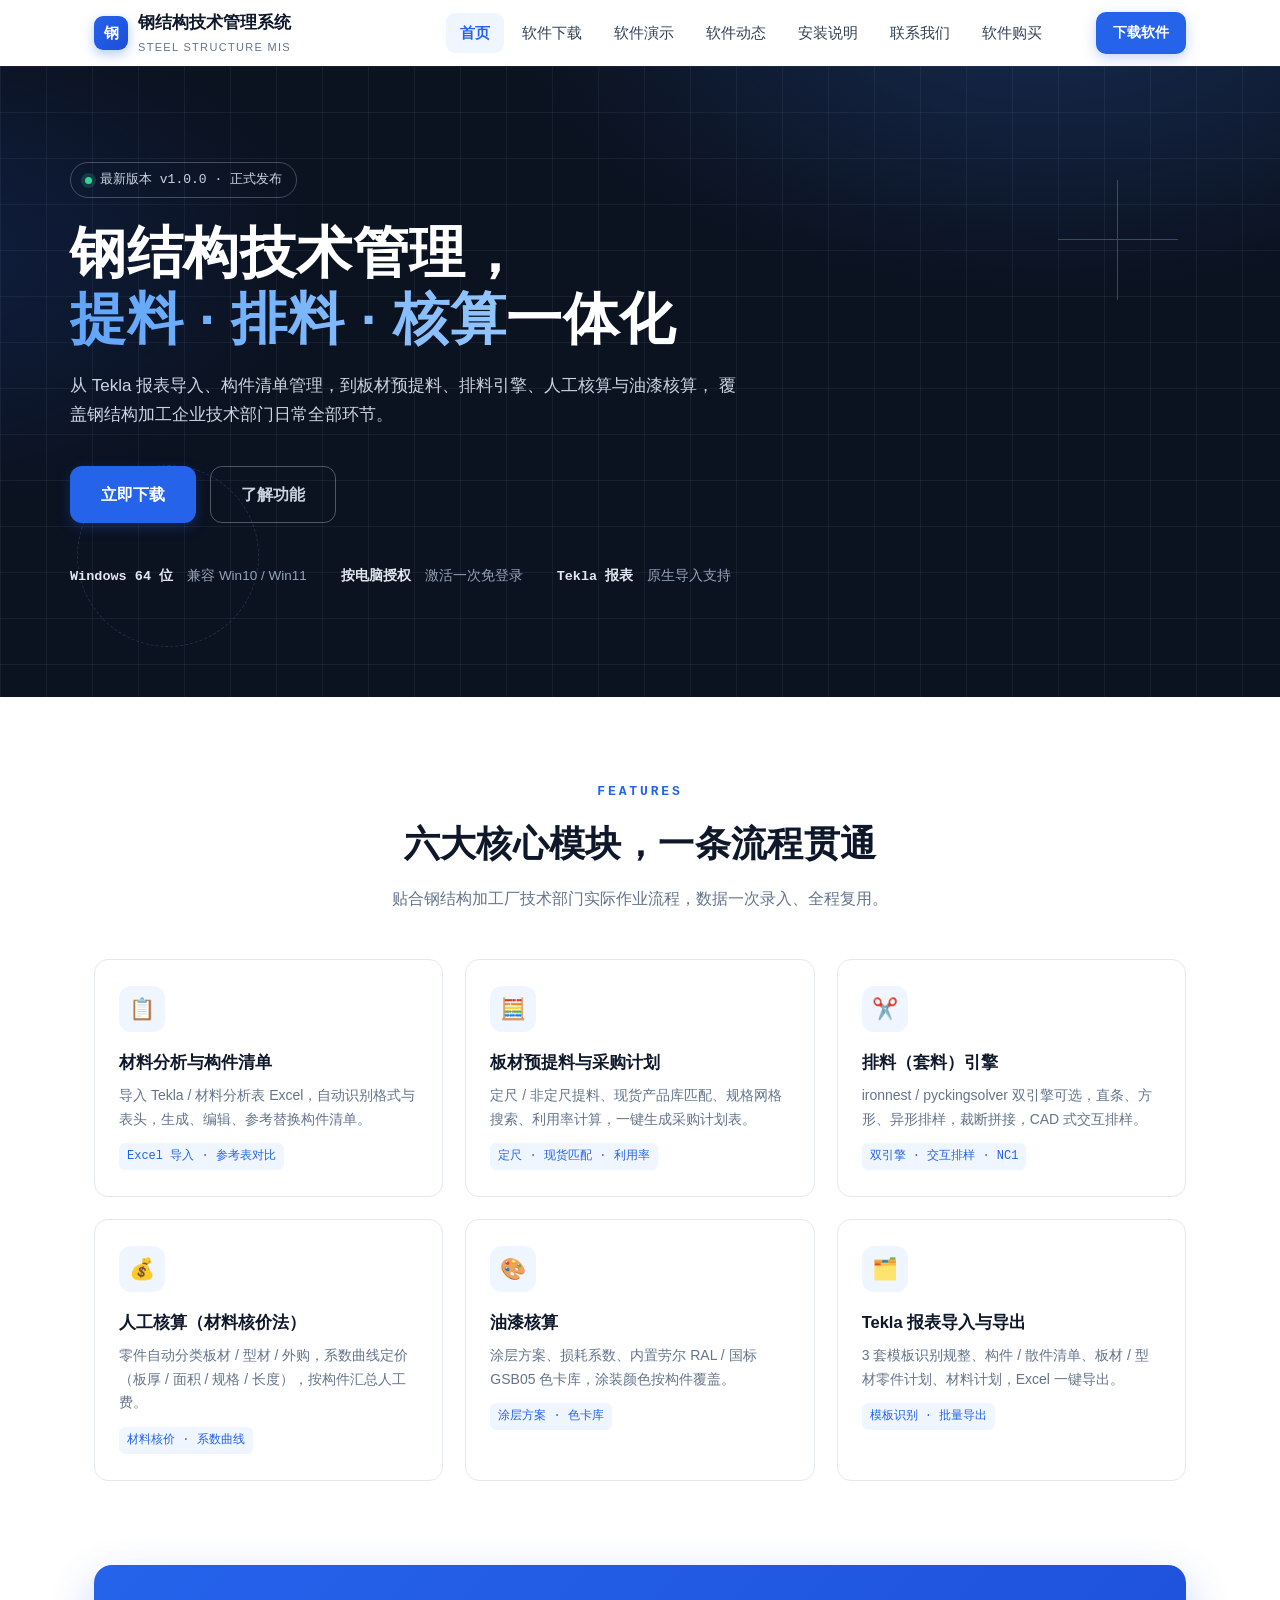
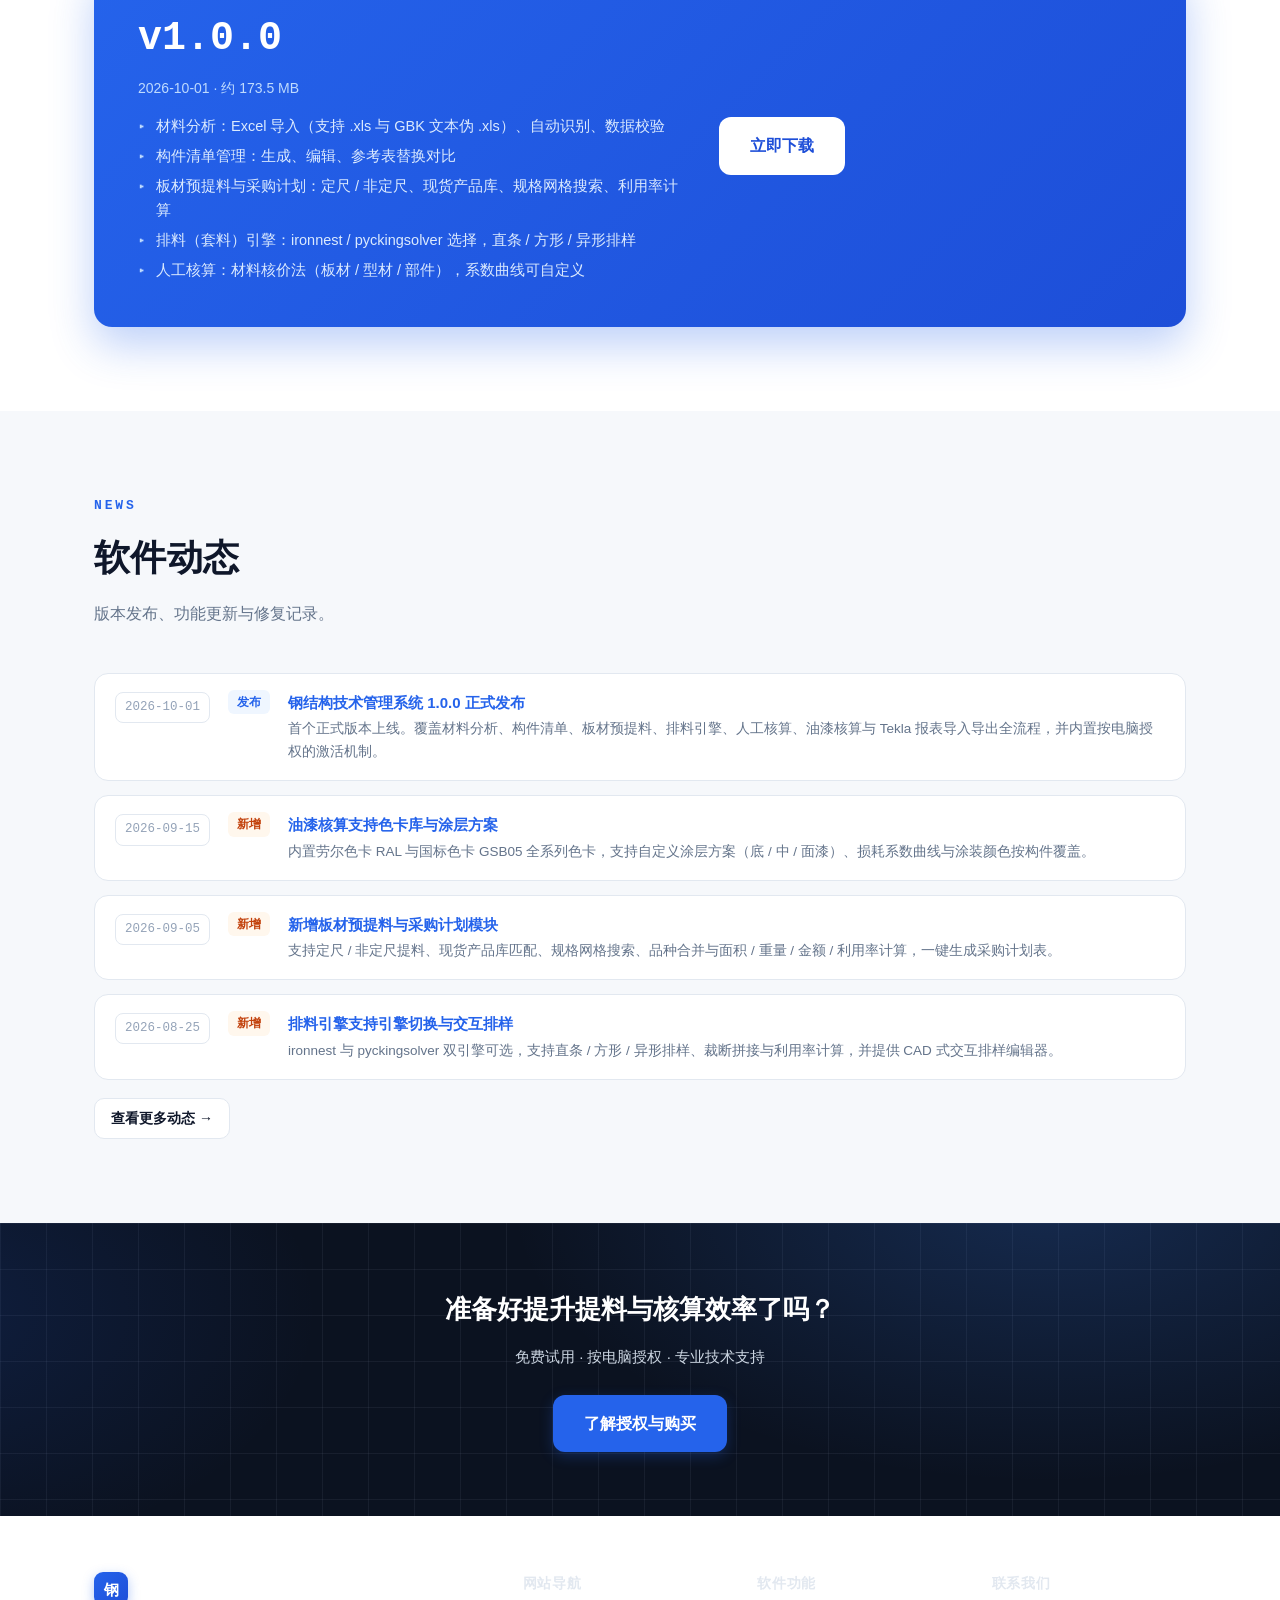
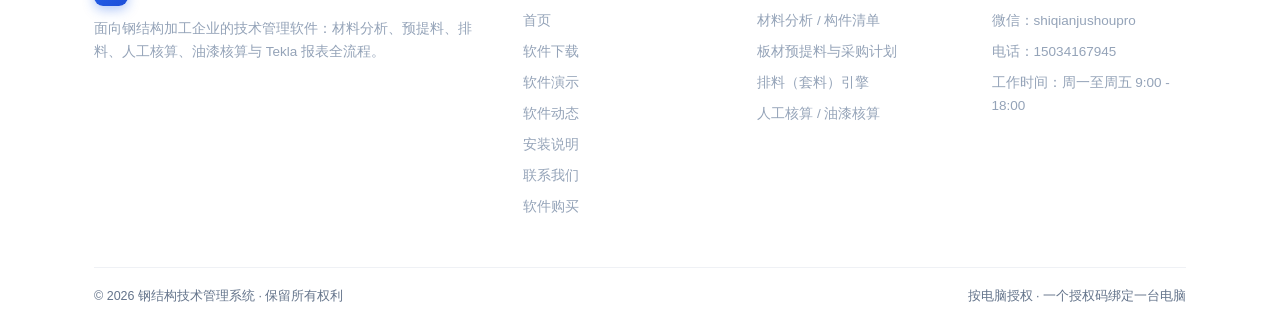
<file: index.html>
<!DOCTYPE html>
<html lang="zh-CN">
<head>
<meta charset="UTF-8">
<meta name="viewport" content="width=device-width, initial-scale=1.0">
<title>钢结构技术管理系统 - 提料 · 排料 · 核算一体化</title>
<meta name="description" content="面向钢结构加工企业的技术管理软件：材料分析、构件清单、板材预提料与采购计划、排料引擎、人工核算、油漆核算、Tekla 报表导入导出全流程。">
<link rel="stylesheet" href="css/style.css">
</head>
<body data-page="home">

<header id="site-header"></header>

<main>
  <!-- Hero -->
  <section class="hero blueprint">
    <div class="container hero-inner">
      <span class="hero-badge"><span class="dot"></span>最新版本 v1.0.0 · 正式发布</span>
      <h1>钢结构技术管理，<br><span class="hl">提料 · 排料 · 核算</span>一体化</h1>
      <p class="hero-sub">
        从 Tekla 报表导入、构件清单管理，到板材预提料、排料引擎、人工核算与油漆核算，
        覆盖钢结构加工企业技术部门日常全部环节。
      </p>
      <div class="hero-actions">
        <a class="btn btn-primary btn-lg" href="download.html">立即下载</a>
        <a class="btn btn-ghost btn-lg" href="demo.html">了解功能</a>
      </div>
      <div class="hero-meta">
        <span><b>Windows 64 位</b>　兼容 Win10 / Win11</span>
        <span><b>按电脑授权</b>　激活一次免登录</span>
        <span><b>Tekla 报表</b>　原生导入支持</span>
      </div>
    </div>
  </section>

  <!-- 功能亮点 -->
  <section class="section">
    <div class="container">
      <div class="section-head center reveal">
        <div class="section-eyebrow">FEATURES</div>
        <h2>六大核心模块，一条流程贯通</h2>
        <p>贴合钢结构加工厂技术部门实际作业流程，数据一次录入、全程复用。</p>
      </div>
      <div class="feature-grid">
        <div class="fcard reveal">
          <span class="ico">📋</span>
          <h3>材料分析与构件清单</h3>
          <p>导入 Tekla / 材料分析表 Excel，自动识别格式与表头，生成、编辑、参考替换构件清单。</p>
          <span class="tag">Excel 导入 · 参考表对比</span>
        </div>
        <div class="fcard reveal">
          <span class="ico">🧮</span>
          <h3>板材预提料与采购计划</h3>
          <p>定尺 / 非定尺提料、现货产品库匹配、规格网格搜索、利用率计算，一键生成采购计划表。</p>
          <span class="tag">定尺 · 现货匹配 · 利用率</span>
        </div>
        <div class="fcard reveal">
          <span class="ico">✂️</span>
          <h3>排料（套料）引擎</h3>
          <p>ironnest / pyckingsolver 双引擎可选，直条、方形、异形排样，裁断拼接，CAD 式交互排样。</p>
          <span class="tag">双引擎 · 交互排样 · NC1</span>
        </div>
        <div class="fcard reveal">
          <span class="ico">💰</span>
          <h3>人工核算（材料核价法）</h3>
          <p>零件自动分类板材 / 型材 / 外购，系数曲线定价（板厚 / 面积 / 规格 / 长度），按构件汇总人工费。</p>
          <span class="tag">材料核价 · 系数曲线</span>
        </div>
        <div class="fcard reveal">
          <span class="ico">🎨</span>
          <h3>油漆核算</h3>
          <p>涂层方案、损耗系数、内置劳尔 RAL / 国标 GSB05 色卡库，涂装颜色按构件覆盖。</p>
          <span class="tag">涂层方案 · 色卡库</span>
        </div>
        <div class="fcard reveal">
          <span class="ico">🗂️</span>
          <h3>Tekla 报表导入与导出</h3>
          <p>3 套模板识别规整、构件 / 散件清单、板材 / 型材零件计划、材料计划，Excel 一键导出。</p>
          <span class="tag">模板识别 · 批量导出</span>
        </div>
      </div>
    </div>
  </section>

  <!-- 最新版本 -->
  <section class="section" style="padding-top:0">
    <div class="container">
      <div class="version-panel reveal" id="latest-version">
        <div>加载中…</div>
      </div>
    </div>
  </section>

  <!-- 软件动态摘要 -->
  <section class="section" style="background:var(--bg-soft)">
    <div class="container">
      <div class="section-head reveal">
        <div class="section-eyebrow">NEWS</div>
        <h2>软件动态</h2>
        <p>版本发布、功能更新与修复记录。</p>
      </div>
      <div class="news-list" id="news-summary"></div>
      <p style="margin-top:18px"><a class="btn btn-line btn-sm" href="news.html">查看更多动态 →</a></p>
    </div>
  </section>

  <!-- CTA -->
  <section class="blueprint">
    <div class="container" style="text-align:center;padding:64px 24px">
      <h2 style="color:#fff;font-size:26px;font-weight:800">准备好提升提料与核算效率了吗？</h2>
      <p style="color:#cbd5e1;margin:12px 0 26px">免费试用 · 按电脑授权 · 专业技术支持</p>
      <a class="btn btn-primary btn-lg" href="purchase.html">了解授权与购买</a>
    </div>
  </section>
</main>

<footer id="site-footer"></footer>

<script src="js/main.js"></script>
</body>
</html>
</file>
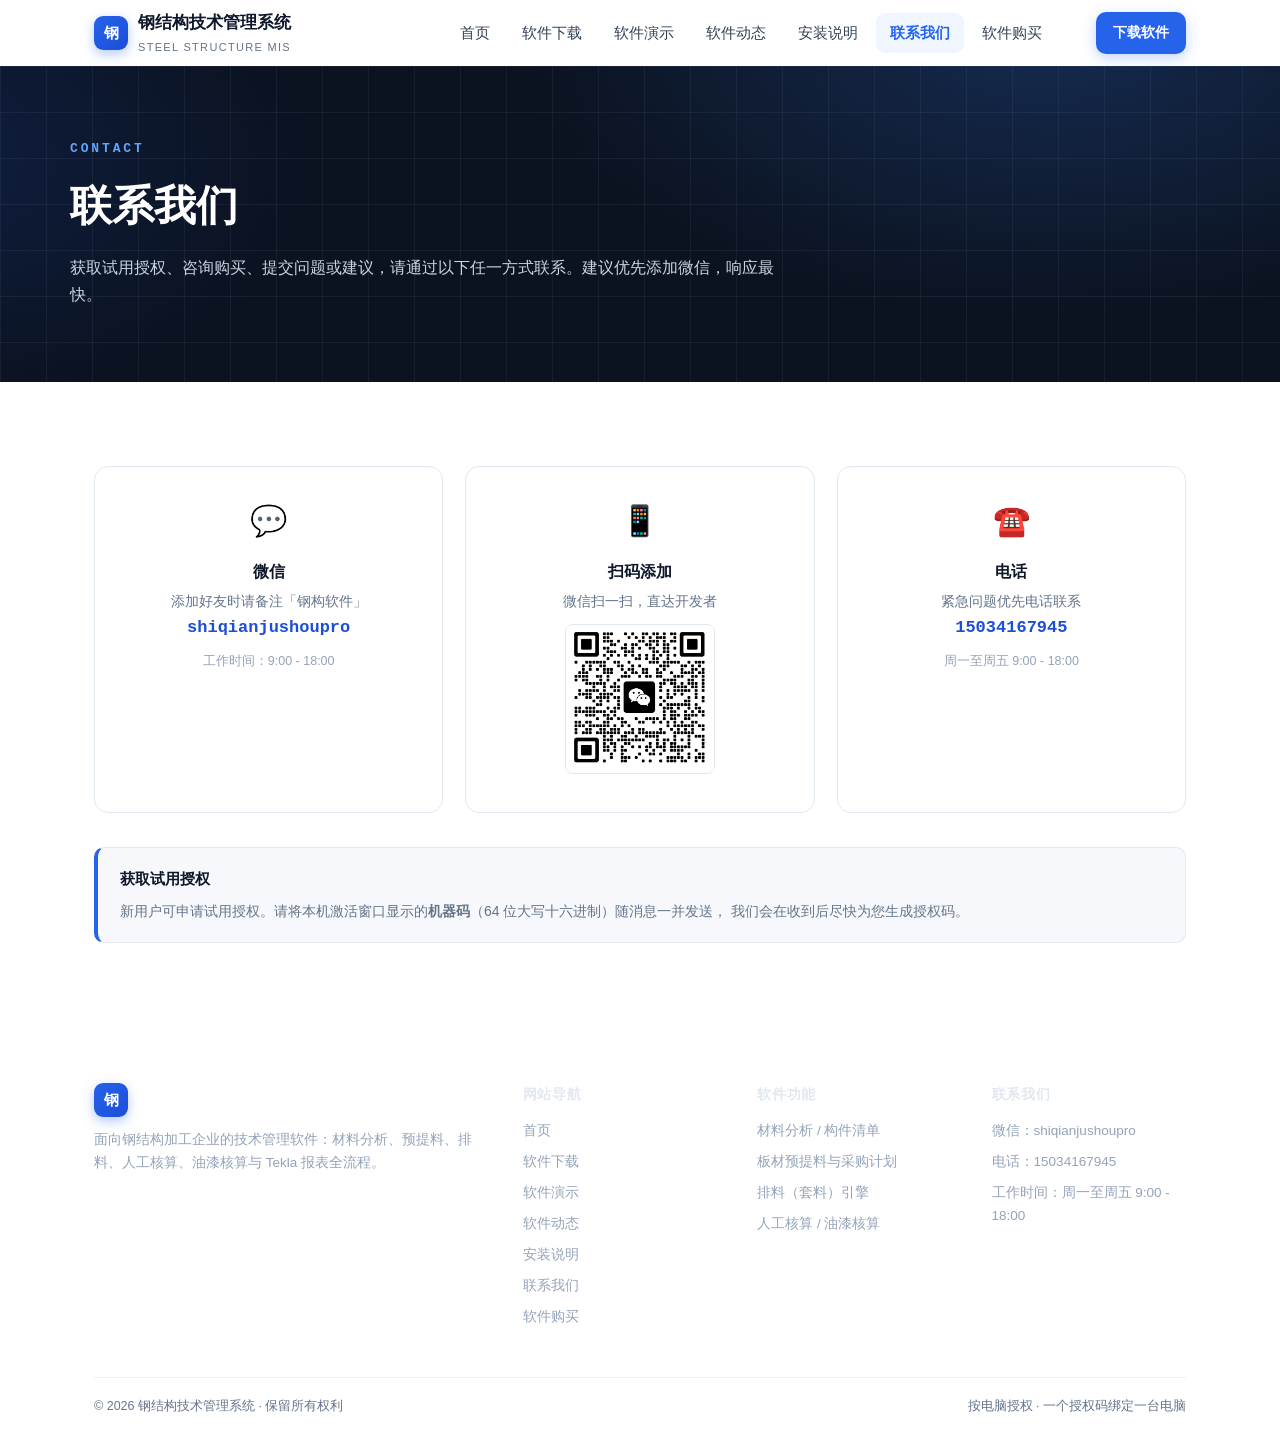
<file: contact.html>
<!DOCTYPE html>
<html lang="zh-CN">
<head>
<meta charset="UTF-8">
<meta name="viewport" content="width=device-width, initial-scale=1.0">
<title>联系我们 - 钢结构技术管理系统</title>
<meta name="description" content="联系我们获取钢结构技术管理系统试用授权、技术咨询与售后服务。">
<link rel="stylesheet" href="css/style.css">
</head>
<body data-page="contact">

<header id="site-header"></header>

<main>
  <section class="page-hero blueprint">
    <div class="container page-hero-inner">
      <div class="section-eyebrow" style="color:#60a5fa">CONTACT</div>
      <h1>联系我们</h1>
      <p>获取试用授权、咨询购买、提交问题或建议，请通过以下任一方式联系。建议优先添加微信，响应最快。</p>
    </div>
  </section>

  <section class="section">
    <div class="container">
      <div class="contact-grid">
        <div class="contact-card reveal">
          <div class="ico">💬</div>
          <h3>微信</h3>
          <p>添加好友时请备注「钢构软件」</p>
          <p class="big">shiqianjushoupro</p>
          <p style="margin-top:8px;font-size:12.5px;color:var(--ink-4)">工作时间：9:00 - 18:00</p>
        </div>
        <div class="contact-card reveal">
          <div class="ico">📱</div>
          <h3>扫码添加</h3>
          <p>微信扫一扫，直达开发者</p>
          <img src="images/wechat_qr.png" alt="微信二维码"
               style="width:150px;height:150px;object-fit:contain;border:1px solid var(--line);border-radius:8px;margin:10px auto;display:block">
        </div>
        <div class="contact-card reveal">
          <div class="ico">☎️</div>
          <h3>电话</h3>
          <p>紧急问题优先电话联系</p>
          <p class="big">15034167945</p>
          <p style="margin-top:8px;font-size:12.5px;color:var(--ink-4)">周一至周五 9:00 - 18:00</p>
        </div>
      </div>

      <div class="panel-info" style="margin-top:34px">
        <h4>获取试用授权</h4>
        <p style="color:var(--ink-3);font-size:14px">
          新用户可申请试用授权。请将本机激活窗口显示的<b>机器码</b>（64 位大写十六进制）随消息一并发送，
          我们会在收到后尽快为您生成授权码。
        </p>
      </div>
    </div>
  </section>
</main>

<footer id="site-footer"></footer>

<script src="js/main.js"></script>
</body>
</html>
</file>
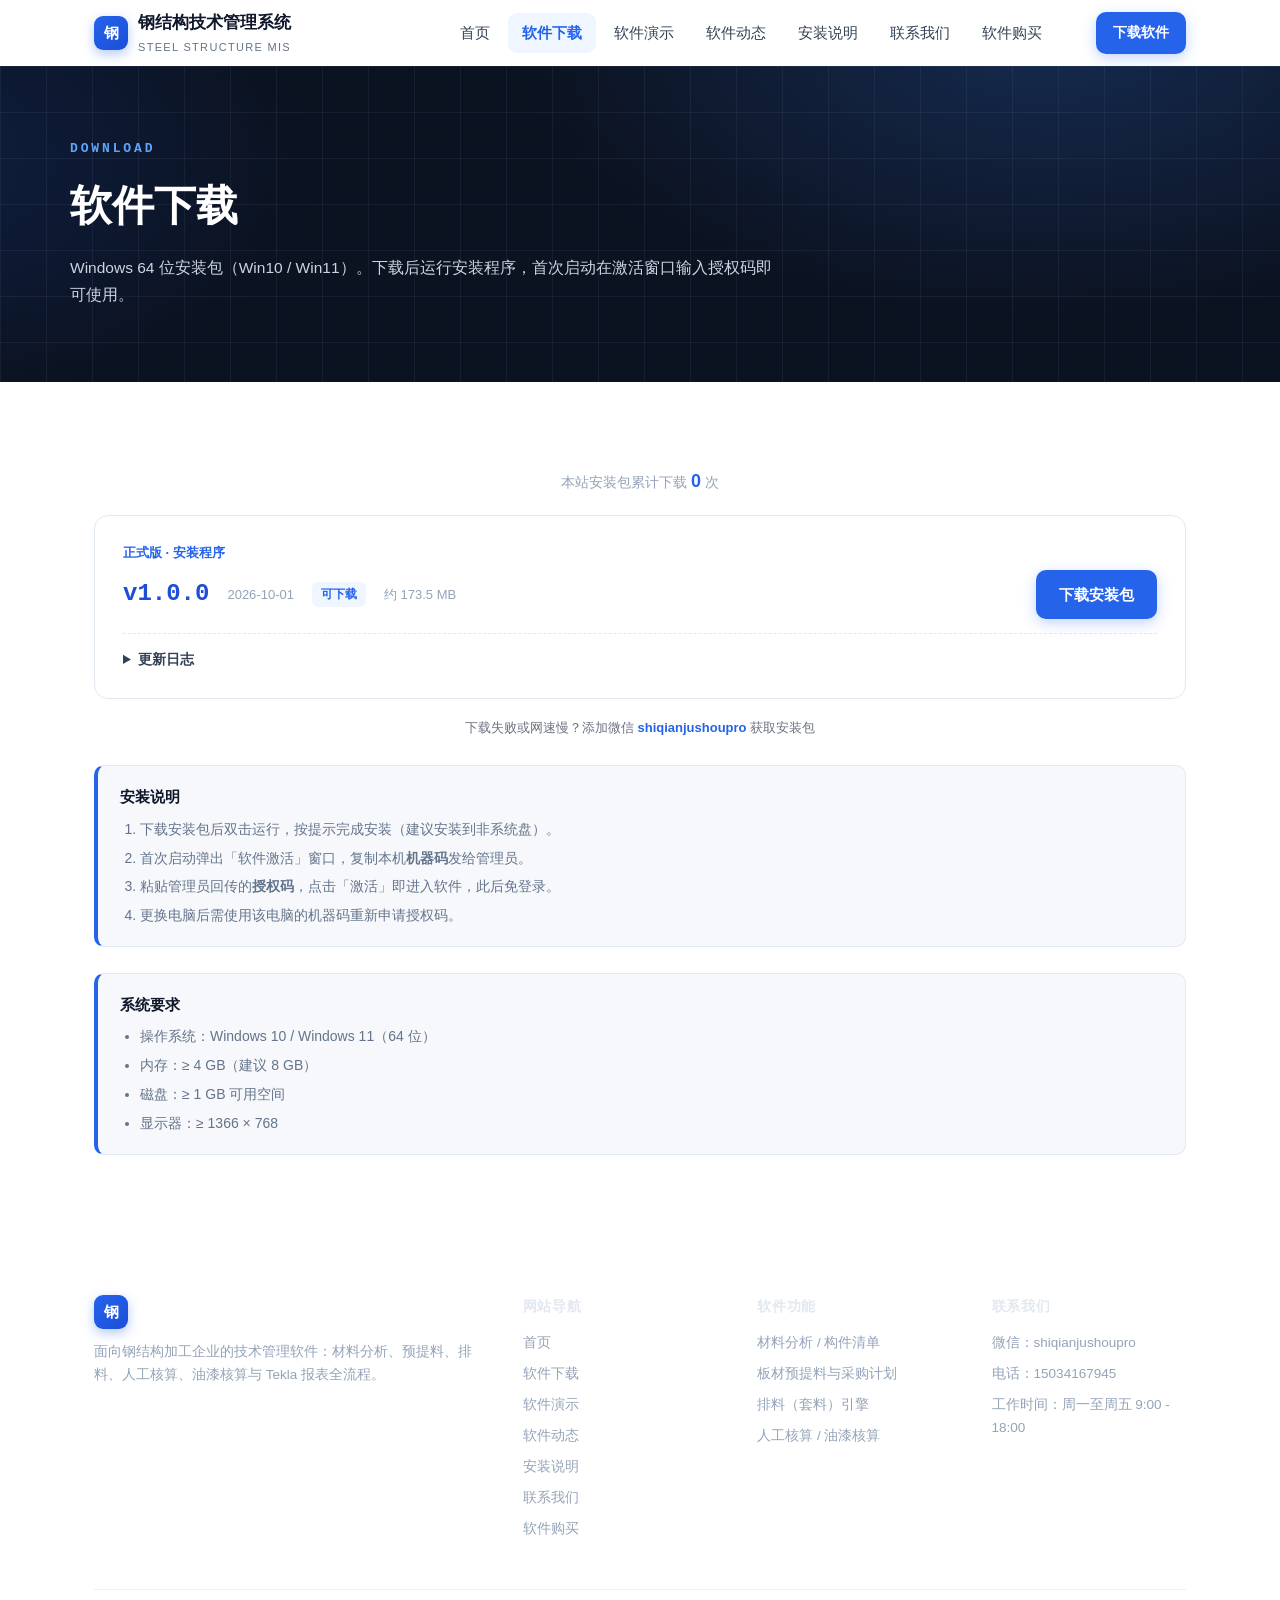
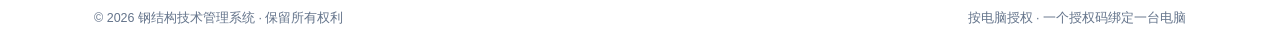
<file: download.html>
<!DOCTYPE html>
<html lang="zh-CN">
<head>
<meta charset="UTF-8">
<meta name="viewport" content="width=device-width, initial-scale=1.0">
<title>软件下载 - 钢结构技术管理系统</title>
<meta name="description" content="下载钢结构技术管理系统 Windows 安装包，查看版本历史与更新日志。">
<link rel="stylesheet" href="css/style.css">
</head>
<body data-page="download">

<header id="site-header"></header>

<main>
  <section class="page-hero blueprint">
    <div class="container page-hero-inner">
      <div class="section-eyebrow" style="color:#60a5fa">DOWNLOAD</div>
      <h1>软件下载</h1>
      <p>Windows 64 位安装包（Win10 / Win11）。下载后运行安装程序，首次启动在激活窗口输入授权码即可使用。</p>
    </div>
  </section>

  <section class="section">
    <div class="container">
      <div id="dl-stats" class="dl-stats" style="display:none;text-align:center;font-size:14px;color:var(--ink-4);margin-bottom:18px"></div>
      <div id="dl-list">加载中…</div>
      <p style="text-align:center;color:#6b7280;font-size:13px;margin-top:14px;">下载失败或网速慢？添加微信 <b style="color:var(--brand)">shiqianjushoupro</b> 获取安装包</p>

      <div class="panel-info">
        <h4>安装说明</h4>
        <ol>
          <li>下载安装包后双击运行，按提示完成安装（建议安装到非系统盘）。</li>
          <li>首次启动弹出「软件激活」窗口，复制本机<b>机器码</b>发给管理员。</li>
          <li>粘贴管理员回传的<b>授权码</b>，点击「激活」即进入软件，此后免登录。</li>
          <li>更换电脑后需使用该电脑的机器码重新申请授权码。</li>
        </ol>
      </div>

      <div class="panel-info">
        <h4>系统要求</h4>
        <ul>
          <li>操作系统：Windows 10 / Windows 11（64 位）</li>
          <li>内存：≥ 4 GB（建议 8 GB）</li>
          <li>磁盘：≥ 1 GB 可用空间</li>
          <li>显示器：≥ 1366 × 768</li>
        </ul>
      </div>
    </div>
  </section>
</main>

<footer id="site-footer"></footer>

<script src="js/main.js"></script>
</body>
</html>
</file>
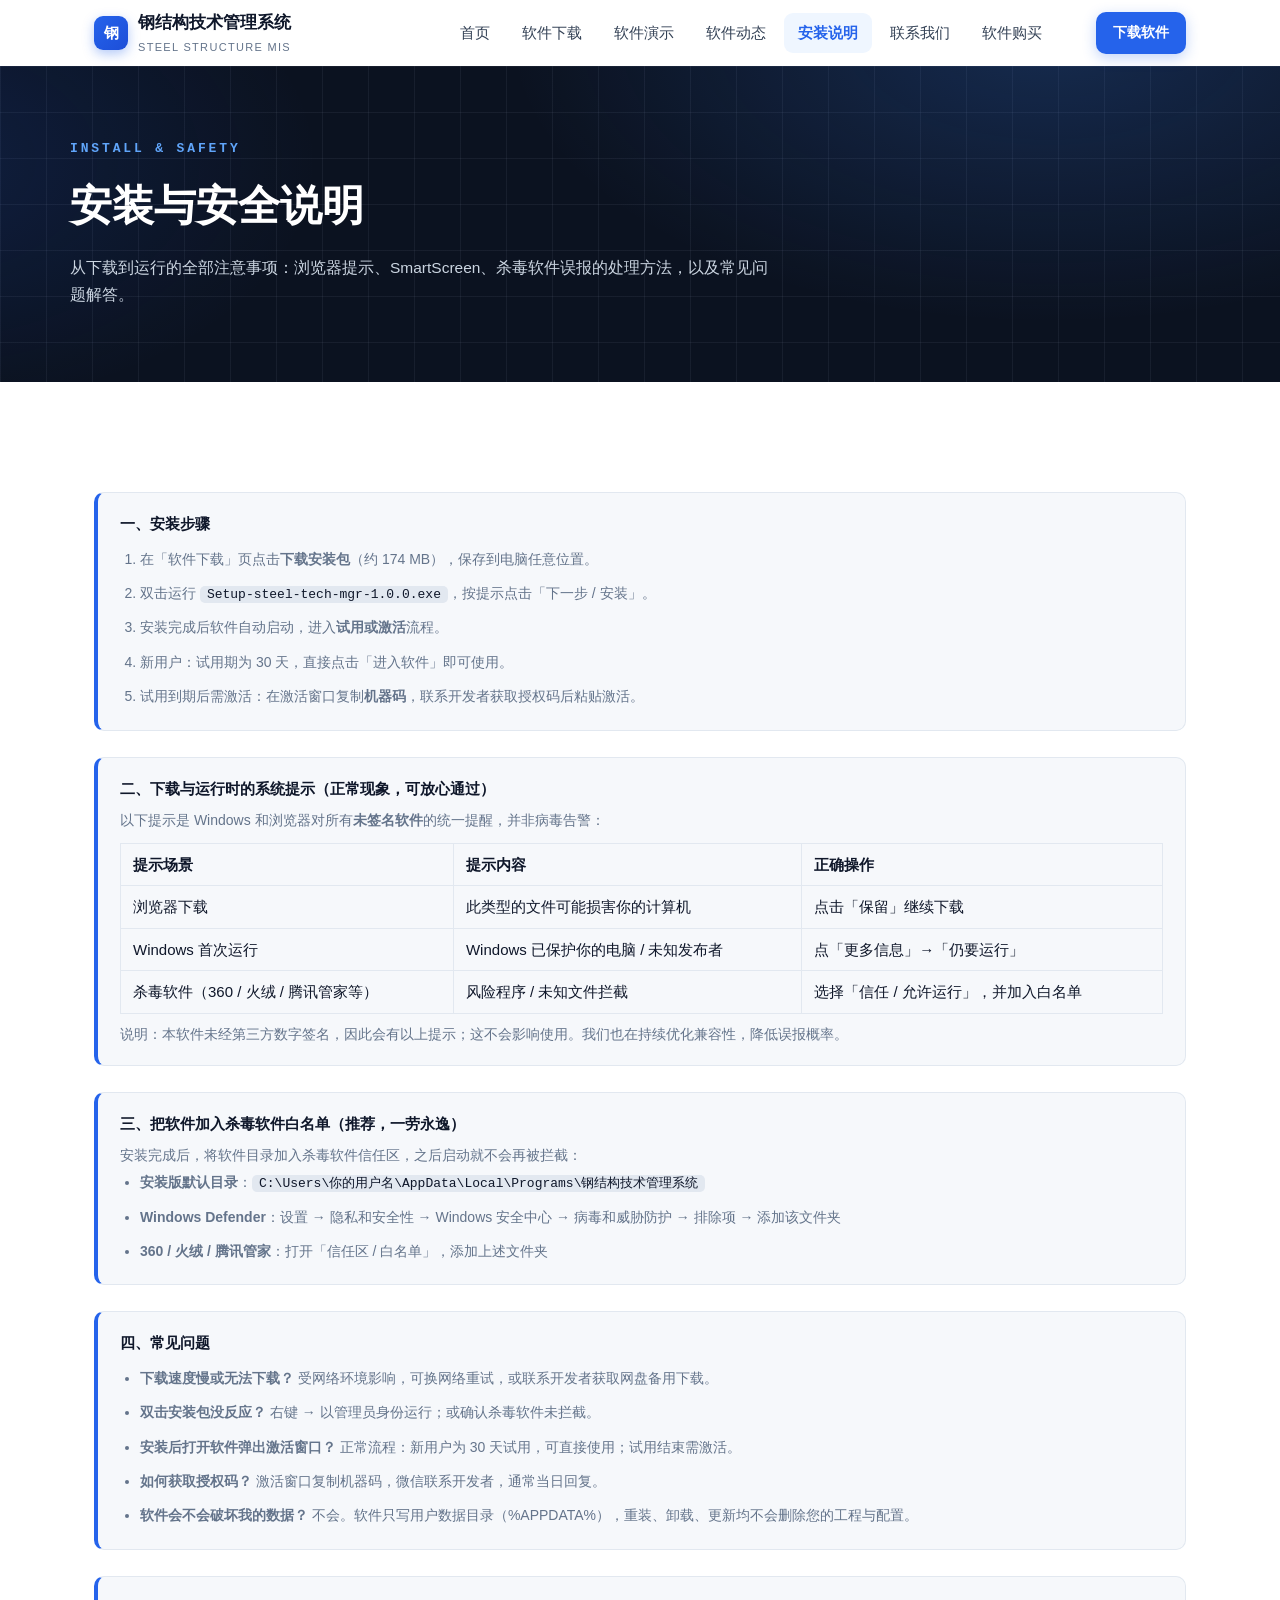
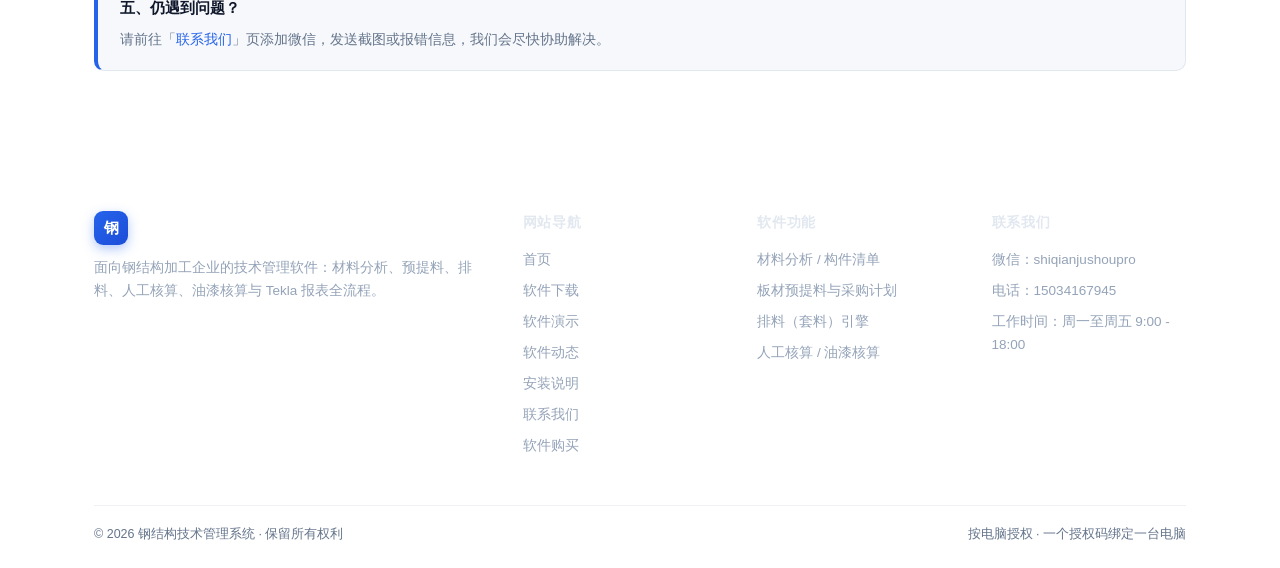
<file: help.html>
<!DOCTYPE html>
<html lang="zh-CN">
<head>
<meta charset="UTF-8">
<meta name="viewport" content="width=device-width, initial-scale=1.0">
<title>安装与安全说明 - 钢结构技术管理系统</title>
<meta name="description" content="钢结构技术管理系统安装步骤、Windows 安全提示处理、杀毒软件白名单设置与常见问题。">
<link rel="stylesheet" href="css/style.css">
</head>
<body data-page="help">

<header id="site-header"></header>

<main>
  <section class="page-hero blueprint">
    <div class="container page-hero-inner">
      <div class="section-eyebrow" style="color:#60a5fa">INSTALL &amp; SAFETY</div>
      <h1>安装与安全说明</h1>
      <p>从下载到运行的全部注意事项：浏览器提示、SmartScreen、杀毒软件误报的处理方法，以及常见问题解答。</p>
    </div>
  </section>

  <section class="section">
    <div class="container">

      <div class="panel-info">
        <h4>一、安装步骤</h4>
        <ol style="line-height:2.1;color:var(--ink-3)">
          <li>在「软件下载」页点击<b>下载安装包</b>（约 174 MB），保存到电脑任意位置。</li>
          <li>双击运行 <code>Setup-steel-tech-mgr-1.0.0.exe</code>，按提示点击「下一步 / 安装」。</li>
          <li>安装完成后软件自动启动，进入<b>试用或激活</b>流程。</li>
          <li>新用户：试用期为 30 天，直接点击「进入软件」即可使用。</li>
          <li>试用到期后需激活：在激活窗口复制<b>机器码</b>，联系开发者获取授权码后粘贴激活。</li>
        </ol>
      </div>

      <div class="panel-info" style="margin-top:26px">
        <h4>二、下载与运行时的系统提示（正常现象，可放心通过）</h4>
        <p style="color:var(--ink-3);font-size:14px">以下提示是 Windows 和浏览器对所有<b>未签名软件</b>的统一提醒，并非病毒告警：</p>
        <table class="help-table" style="width:100%;border-collapse:collapse;margin-top:10px">
          <thead>
            <tr style="text-align:left;background:var(--bg-2)">
              <th style="padding:8px 12px;border:1px solid var(--line)">提示场景</th>
              <th style="padding:8px 12px;border:1px solid var(--line)">提示内容</th>
              <th style="padding:8px 12px;border:1px solid var(--line)">正确操作</th>
            </tr>
          </thead>
          <tbody>
            <tr>
              <td style="padding:8px 12px;border:1px solid var(--line)">浏览器下载</td>
              <td style="padding:8px 12px;border:1px solid var(--line)">此类型的文件可能损害你的计算机</td>
              <td style="padding:8px 12px;border:1px solid var(--line)">点击「保留」继续下载</td>
            </tr>
            <tr>
              <td style="padding:8px 12px;border:1px solid var(--line)">Windows 首次运行</td>
              <td style="padding:8px 12px;border:1px solid var(--line)">Windows 已保护你的电脑 / 未知发布者</td>
              <td style="padding:8px 12px;border:1px solid var(--line)">点「更多信息」→「仍要运行」</td>
            </tr>
            <tr>
              <td style="padding:8px 12px;border:1px solid var(--line)">杀毒软件（360 / 火绒 / 腾讯管家等）</td>
              <td style="padding:8px 12px;border:1px solid var(--line)">风险程序 / 未知文件拦截</td>
              <td style="padding:8px 12px;border:1px solid var(--line)">选择「信任 / 允许运行」，并加入白名单</td>
            </tr>
          </tbody>
        </table>
        <p style="color:var(--ink-3);font-size:13.5px;margin-top:10px">
          说明：本软件未经第三方数字签名，因此会有以上提示；这不会影响使用。我们也在持续优化兼容性，降低误报概率。
        </p>
      </div>

      <div class="panel-info" style="margin-top:26px">
        <h4>三、把软件加入杀毒软件白名单（推荐，一劳永逸）</h4>
        <p style="color:var(--ink-3);font-size:14px">安装完成后，将软件目录加入杀毒软件信任区，之后启动就不会再被拦截：</p>
        <ul style="line-height:2.1;color:var(--ink-3)">
          <li><b>安装版默认目录</b>：<code>C:\Users\你的用户名\AppData\Local\Programs\钢结构技术管理系统</code></li>
          <li><b>Windows Defender</b>：设置 → 隐私和安全性 → Windows 安全中心 → 病毒和威胁防护 → 排除项 → 添加该文件夹</li>
          <li><b>360 / 火绒 / 腾讯管家</b>：打开「信任区 / 白名单」，添加上述文件夹</li>
        </ul>
      </div>

      <div class="panel-info" style="margin-top:26px">
        <h4>四、常见问题</h4>
        <ul style="line-height:2.1;color:var(--ink-3)">
          <li><b>下载速度慢或无法下载？</b> 受网络环境影响，可换网络重试，或联系开发者获取网盘备用下载。</li>
          <li><b>双击安装包没反应？</b> 右键 → 以管理员身份运行；或确认杀毒软件未拦截。</li>
          <li><b>安装后打开软件弹出激活窗口？</b> 正常流程：新用户为 30 天试用，可直接使用；试用结束需激活。</li>
          <li><b>如何获取授权码？</b> 激活窗口复制机器码，微信联系开发者，通常当日回复。</li>
          <li><b>软件会不会破坏我的数据？</b> 不会。软件只写用户数据目录（%APPDATA%），重装、卸载、更新均不会删除您的工程与配置。</li>
        </ul>
      </div>

      <div class="panel-info" style="margin-top:26px">
        <h4>五、仍遇到问题？</h4>
        <p style="color:var(--ink-3);font-size:14px">
          请前往「<a href="contact.html" style="color:var(--brand)">联系我们</a>」页添加微信，发送截图或报错信息，我们会尽快协助解决。
        </p>
      </div>

    </div>
  </section>
</main>

<footer id="site-footer"></footer>

<script src="js/main.js"></script>
</body>
</html>
</file>
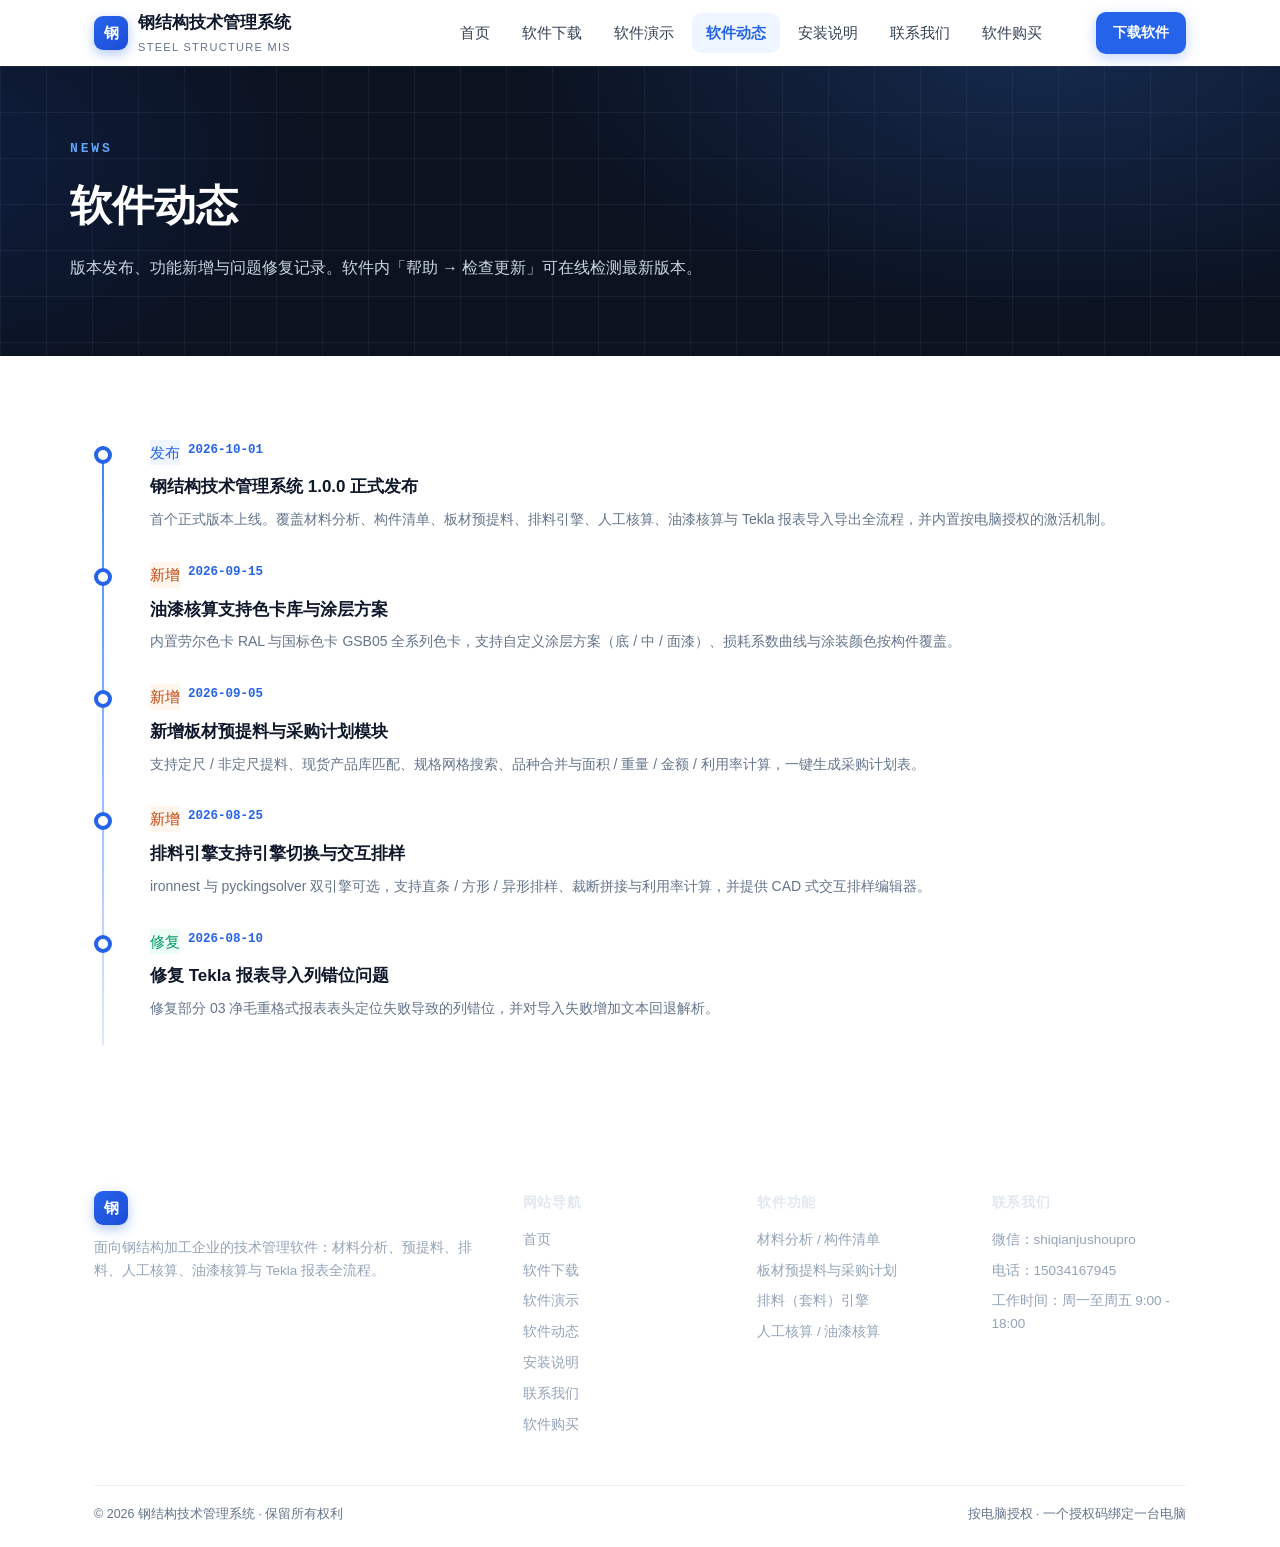
<file: news.html>
<!DOCTYPE html>
<html lang="zh-CN">
<head>
<meta charset="UTF-8">
<meta name="viewport" content="width=device-width, initial-scale=1.0">
<title>软件动态 - 钢结构技术管理系统</title>
<meta name="description" content="钢结构技术管理系统版本发布、功能更新与修复记录。">
<link rel="stylesheet" href="css/style.css">
</head>
<body data-page="news">

<header id="site-header"></header>

<main>
  <section class="page-hero blueprint">
    <div class="container page-hero-inner">
      <div class="section-eyebrow" style="color:#60a5fa">NEWS</div>
      <h1>软件动态</h1>
      <p>版本发布、功能新增与问题修复记录。软件内「帮助 → 检查更新」可在线检测最新版本。</p>
    </div>
  </section>

  <section class="section">
    <div class="container">
      <div class="timeline" id="news-timeline">加载中…</div>
    </div>
  </section>
</main>

<footer id="site-footer"></footer>

<script src="js/main.js"></script>
</body>
</html>
</file>
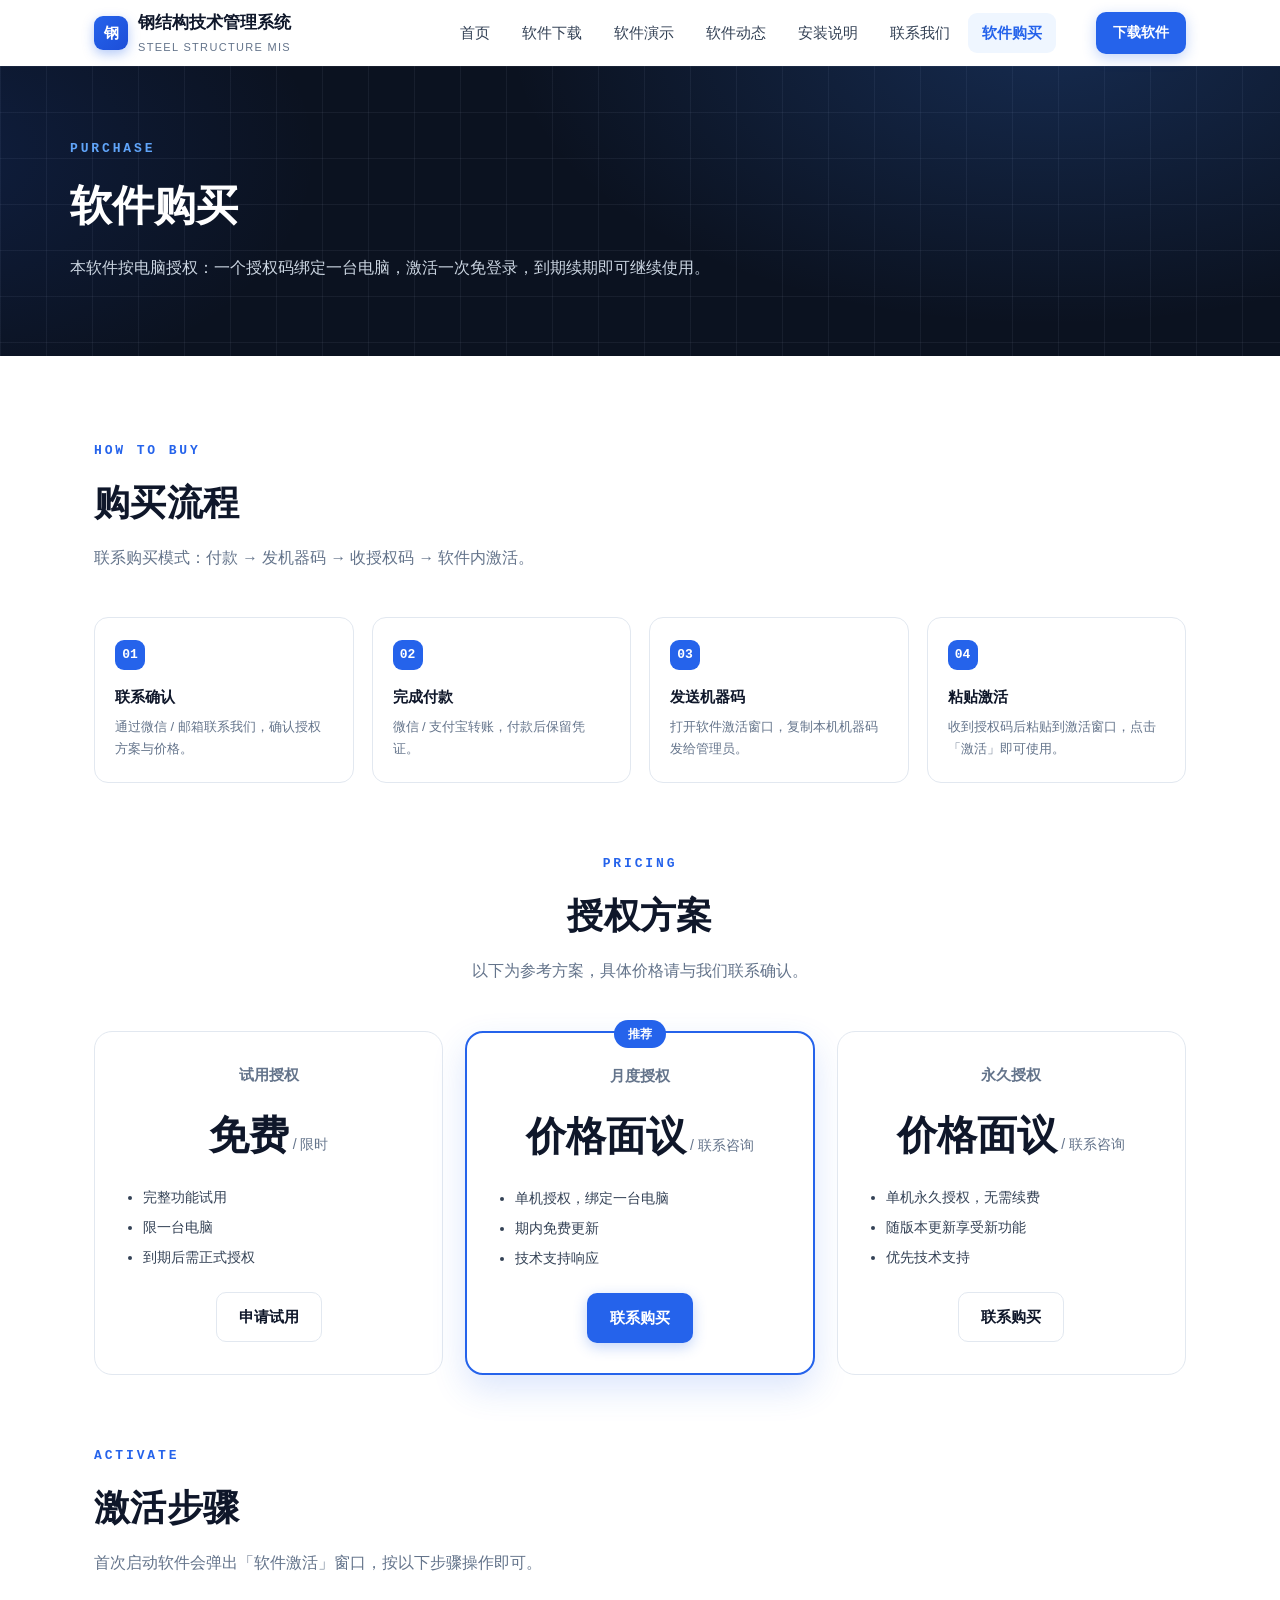
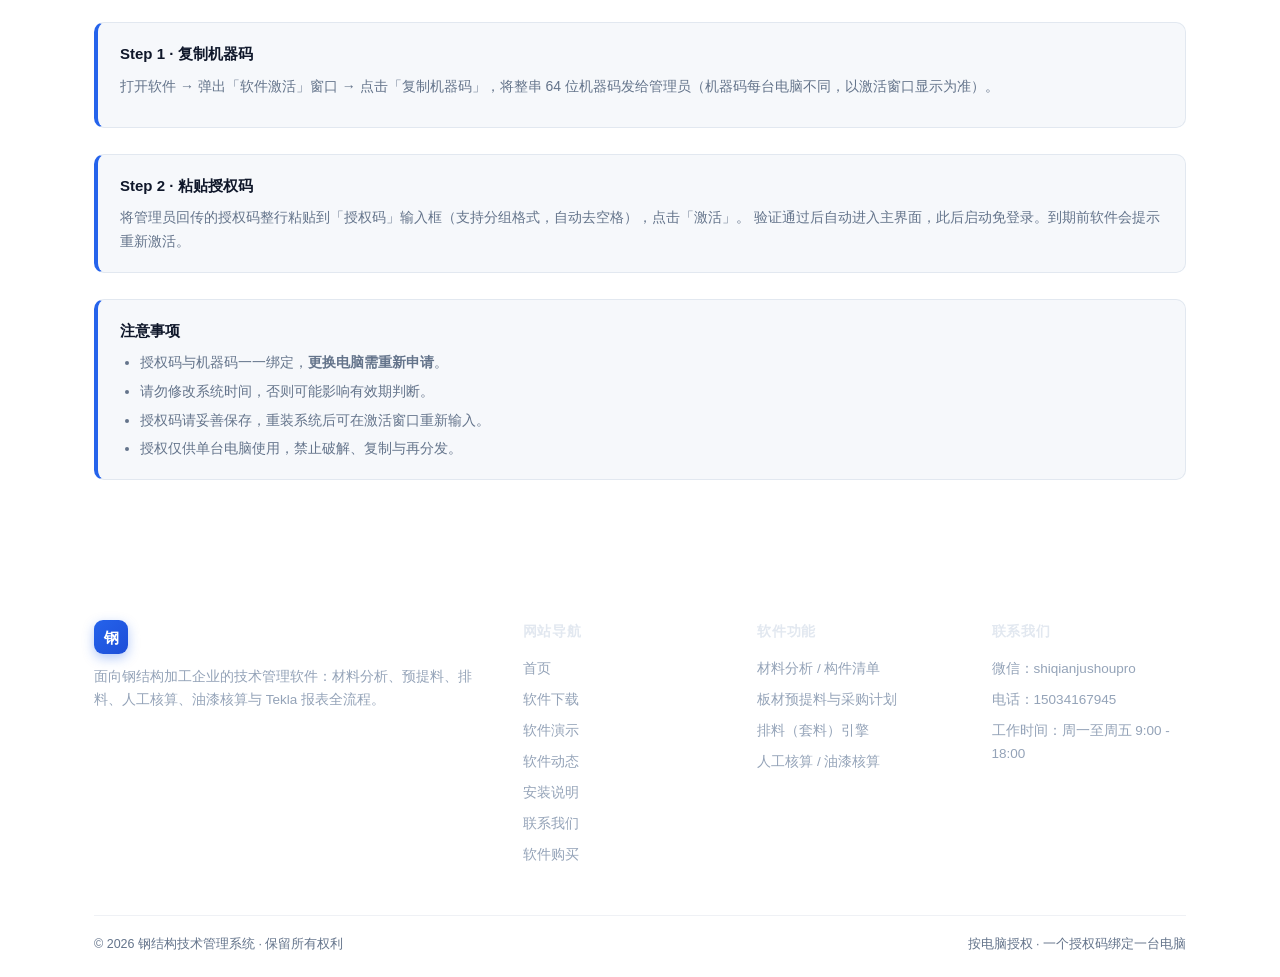
<file: purchase.html>
<!DOCTYPE html>
<html lang="zh-CN">
<head>
<meta charset="UTF-8">
<meta name="viewport" content="width=device-width, initial-scale=1.0">
<title>软件购买 - 钢结构技术管理系统</title>
<meta name="description" content="钢结构技术管理系统按电脑授权：购买流程、授权方式、激活步骤说明。一个授权码绑定一台电脑。">
<link rel="stylesheet" href="css/style.css">
</head>
<body data-page="purchase">

<header id="site-header"></header>

<main>
  <section class="page-hero blueprint">
    <div class="container page-hero-inner">
      <div class="section-eyebrow" style="color:#60a5fa">PURCHASE</div>
      <h1>软件购买</h1>
      <p>本软件按电脑授权：一个授权码绑定一台电脑，激活一次免登录，到期续期即可继续使用。</p>
    </div>
  </section>

  <section class="section">
    <div class="container">

      <!-- 购买流程 -->
      <div class="section-head reveal">
        <div class="section-eyebrow">HOW TO BUY</div>
        <h2>购买流程</h2>
        <p>联系购买模式：付款 → 发机器码 → 收授权码 → 软件内激活。</p>
      </div>
      <div class="flow-steps reveal">
        <div class="flow-step">
          <h4>联系确认</h4>
          <p>通过微信 / 邮箱联系我们，确认授权方案与价格。</p>
        </div>
        <div class="flow-step">
          <h4>完成付款</h4>
          <p>微信 / 支付宝转账，付款后保留凭证。</p>
        </div>
        <div class="flow-step">
          <h4>发送机器码</h4>
          <p>打开软件激活窗口，复制本机机器码发给管理员。</p>
        </div>
        <div class="flow-step">
          <h4>粘贴激活</h4>
          <p>收到授权码后粘贴到激活窗口，点击「激活」即可使用。</p>
        </div>
      </div>

      <!-- 定价（面议，具体价格以联系确认为准） -->
      <div class="section-head center reveal" style="margin-top:70px">
        <div class="section-eyebrow">PRICING</div>
        <h2>授权方案</h2>
        <p>以下为参考方案，具体价格请与我们联系确认。</p>
      </div>
      <div class="price-grid reveal">
        <div class="price-card">
          <h3>试用授权</h3>
          <div class="price">免费<small> / 限时</small></div>
          <ul>
            <li>完整功能试用</li>
            <li>限一台电脑</li>
            <li>到期后需正式授权</li>
          </ul>
          <a class="btn btn-line" href="contact.html">申请试用</a>
        </div>
        <div class="price-card featured">
          <span class="pc-badge">推荐</span>
          <h3>月度授权</h3>
          <div class="price">价格面议<small> / 联系咨询</small></div>
          <ul>
            <li>单机授权，绑定一台电脑</li>
            <li>期内免费更新</li>
            <li>技术支持响应</li>
          </ul>
          <a class="btn btn-primary" href="contact.html">联系购买</a>
        </div>
        <div class="price-card">
          <h3>永久授权</h3>
          <div class="price">价格面议<small> / 联系咨询</small></div>
          <ul>
            <li>单机永久授权，无需续费</li>
            <li>随版本更新享受新功能</li>
            <li>优先技术支持</li>
          </ul>
          <a class="btn btn-line" href="contact.html">联系购买</a>
        </div>
      </div>

      <!-- 激活步骤 -->
      <div class="section-head reveal" style="margin-top:70px">
        <div class="section-eyebrow">ACTIVATE</div>
        <h2>激活步骤</h2>
        <p>首次启动软件会弹出「软件激活」窗口，按以下步骤操作即可。</p>
      </div>
      <div class="panel-info reveal" style="margin-top:0">
        <h4>Step 1 · 复制机器码</h4>
        <p style="color:var(--ink-3);font-size:14px;margin-bottom:10px">
          打开软件 → 弹出「软件激活」窗口 → 点击「复制机器码」，将整串 64 位机器码发给管理员（机器码每台电脑不同，以激活窗口显示为准）。
        </p>
      </div>
      <div class="panel-info reveal">
        <h4>Step 2 · 粘贴授权码</h4>
        <p style="color:var(--ink-3);font-size:14px">
          将管理员回传的授权码整行粘贴到「授权码」输入框（支持分组格式，自动去空格），点击「激活」。
          验证通过后自动进入主界面，此后启动免登录。到期前软件会提示重新激活。
        </p>
      </div>
      <div class="panel-info reveal">
        <h4>注意事项</h4>
        <ul>
          <li>授权码与机器码一一绑定，<b>更换电脑需重新申请</b>。</li>
          <li>请勿修改系统时间，否则可能影响有效期判断。</li>
          <li>授权码请妥善保存，重装系统后可在激活窗口重新输入。</li>
          <li>授权仅供单台电脑使用，禁止破解、复制与再分发。</li>
        </ul>
      </div>

    </div>
  </section>
</main>

<footer id="site-footer"></footer>

<script src="js/main.js"></script>
</body>
</html>
</file>
<file: css/style.css>
/* ============================================================
   钢结构技术管理系统 · 官网样式
   工业工程风：深海军蓝 + 主蓝 #2563eb + 图纸网格纹理
   ============================================================ */
:root {
  /* 主色（与软件 UI 一致） */
  --brand: #2563eb;
  --brand-light: #3b82f6;
  --brand-dark: #1d4ed8;
  --brand-bg: #eff6ff;

  /* 文字 / 底 / 线 */
  --ink: #0f172a;
  --ink-2: #334155;
  --ink-3: #64748b;
  --ink-4: #94a3b8;
  --bg: #ffffff;
  --bg-soft: #f6f8fb;
  --line: #e2e8f0;
  --navy: #0b1220;
  --navy-2: #101a2e;

  /* 语义 */
  --ok: #059669;
  --warn: #d97706;
  --danger: #b91c1c;

  --font: "HarmonyOS Sans SC", "Noto Sans SC", "Source Han Sans SC",
          "微软雅黑", "Microsoft YaHei", -apple-system, "PingFang SC", sans-serif;
  --mono: "JetBrains Mono", "Cascadia Code", Consolas, "Courier New", monospace;

  --radius: 14px;
  --radius-sm: 8px;
  --shadow-sm: 0 1px 2px rgba(15, 23, 42, .05), 0 2px 6px rgba(15, 23, 42, .04);
  --shadow-md: 0 6px 20px rgba(15, 23, 42, .08);
  --shadow-lg: 0 18px 44px rgba(15, 23, 42, .14);
  --container: 1140px;
}

* { margin: 0; padding: 0; box-sizing: border-box; }
html { scroll-behavior: smooth; }
body {
  font-family: var(--font);
  color: var(--ink);
  background: var(--bg);
  font-size: 15px;
  line-height: 1.7;
  -webkit-font-smoothing: antialiased;
}
a { color: var(--brand); text-decoration: none; }
a:hover { color: var(--brand-dark); }
img { max-width: 100%; display: block; }
.container { max-width: var(--container); margin: 0 auto; padding: 0 24px; }

/* ---------------- 按钮 ---------------- */
.btn {
  display: inline-flex; align-items: center; gap: 8px;
  font-family: var(--font); font-size: 15px; font-weight: 600;
  border-radius: 10px; cursor: pointer; border: 1px solid transparent;
  padding: 11px 22px; transition: all .18s ease; white-space: nowrap;
}
.btn-primary { background: var(--brand); color: #fff; box-shadow: 0 4px 14px rgba(37, 99, 235, .28); }
.btn-primary:hover { background: var(--brand-light); transform: translateY(-1px); color: #fff; }
.btn-ghost { background: transparent; color: #cbd5e1; border-color: rgba(203, 213, 225, .35); }
.btn-ghost:hover { border-color: #fff; color: #fff; background: rgba(255,255,255,.06); }
.btn-line { background: #fff; color: var(--ink); border-color: var(--line); }
.btn-line:hover { border-color: var(--brand); color: var(--brand); }
.btn-sm { padding: 8px 16px; font-size: 14px; }
.btn-lg { padding: 14px 30px; font-size: 16px; border-radius: 12px; }
.btn[disabled] { opacity: .5; cursor: not-allowed; pointer-events: none; }

/* ---------------- 顶部导航 ---------------- */
.site-header {
  position: sticky; top: 0; z-index: 50;
  background: rgba(255,255,255,.86);
  backdrop-filter: blur(12px);
  border-bottom: 1px solid var(--line);
}
.nav { display: flex; align-items: center; gap: 34px; height: 66px; }
.brand { display: flex; align-items: center; gap: 10px; font-weight: 800; font-size: 17px; color: var(--ink); }
.brand-mark {
  width: 34px; height: 34px; border-radius: 9px; flex: none;
  background: linear-gradient(135deg, var(--brand), var(--brand-dark));
  display: grid; place-items: center; color: #fff; font-weight: 800; font-size: 15px;
  box-shadow: 0 4px 12px rgba(37,99,235,.35);
}
.brand small { display: block; font-size: 11px; font-weight: 500; color: var(--ink-3); letter-spacing: .12em; }
.nav-links { display: flex; gap: 4px; margin-left: auto; }
.nav-links a {
  color: var(--ink-2); font-weight: 500; font-size: 14.5px;
  padding: 8px 14px; border-radius: 9px; transition: all .15s ease;
}
.nav-links a:hover { color: var(--brand); background: var(--brand-bg); }
.nav-links a.active { color: var(--brand); background: var(--brand-bg); font-weight: 600; }
.nav-cta { margin-left: 6px; }
.nav-toggle { display: none; background: none; border: none; font-size: 22px; color: var(--ink); cursor: pointer; padding: 4px 8px; }

/* ---------------- 页脚 ---------------- */
.site-footer { background: var(--navy); color: #94a3b8; margin-top: 0; }
.footer-grid {
  display: grid; grid-template-columns: 2fr 1fr 1fr 1fr; gap: 40px;
  padding: 56px 0 40px;
}
.footer-grid h4 { color: #e2e8f0; font-size: 14px; margin-bottom: 14px; letter-spacing: .05em; }
.footer-grid p, .footer-grid a { font-size: 13.5px; color: #94a3b8; display: block; margin-bottom: 8px; }
.footer-grid a:hover { color: #fff; }
.footer-brand { font-size: 17px; font-weight: 800; color: #fff; display: flex; align-items: center; gap: 10px; margin-bottom: 12px; }
.footer-bottom {
  border-top: 1px solid rgba(148,163,184,.15);
  padding: 18px 0 22px; font-size: 12.5px; color: #64748b;
  display: flex; justify-content: space-between; flex-wrap: wrap; gap: 8px;
}

/* ---------------- 图纸网格背景（工业感） ---------------- */
.blueprint {
  background-color: var(--navy);
  background-image:
    radial-gradient(900px 480px at 82% -10%, rgba(59,130,246,.22), transparent 60%),
    radial-gradient(700px 420px at -8% 30%, rgba(37,99,235,.16), transparent 60%),
    linear-gradient(rgba(148,163,184,.09) 1px, transparent 1px),
    linear-gradient(90deg, rgba(148,163,184,.09) 1px, transparent 1px);
  background-size: auto, auto, 46px 46px, 46px 46px;
}

/* ---------------- 首页 Hero ---------------- */
.hero { position: relative; color: #fff; overflow: hidden; }
.hero-inner { padding: 96px 0 108px; position: relative; }
.hero-badge {
  display: inline-flex; align-items: center; gap: 8px;
  border: 1px solid rgba(148,163,184,.4); border-radius: 999px;
  padding: 6px 14px; font-size: 13px; color: #cbd5e1; margin-bottom: 22px;
  font-family: var(--mono);
}
.hero-badge .dot { width: 7px; height: 7px; border-radius: 50%; background: #34d399; box-shadow: 0 0 0 4px rgba(52,211,153,.18); }
.hero h1 {
  font-size: clamp(34px, 5.2vw, 56px); line-height: 1.18; font-weight: 800;
  letter-spacing: .01em; max-width: 15em;
}
.hero h1 .hl {
  background: linear-gradient(90deg, #60a5fa, #93c5fd);
  -webkit-background-clip: text; background-clip: text; color: transparent;
}
.hero-sub { margin-top: 20px; font-size: 17px; color: #cbd5e1; max-width: 40em; }
.hero-actions { margin-top: 36px; display: flex; gap: 14px; flex-wrap: wrap; }
.hero-meta {
  margin-top: 42px; display: flex; gap: 34px; flex-wrap: wrap;
  font-size: 13.5px; color: #94a3b8;
}
.hero-meta b { color: #e2e8f0; font-family: var(--mono); font-weight: 600; }
/* 装饰：图纸十字标尺 */
.hero::after {
  content: ""; position: absolute; right: 8%; top: 18%;
  width: 120px; height: 120px; pointer-events: none; opacity: .5;
  background:
    linear-gradient(#3b82f6, #3b82f6) center/100% 1px no-repeat,
    linear-gradient(#3b82f6, #3b82f6) center/1px 100% no-repeat;
}
.hero::before {
  content: ""; position: absolute; left: 6%; bottom: 8%;
  width: 180px; height: 180px; pointer-events: none; opacity: .35;
  border: 1px dashed rgba(147,197,253,.5); border-radius: 50%;
}

/* ---------------- 区块通用 ---------------- */
.section { padding: 84px 0; }
.section-head { max-width: 720px; margin-bottom: 46px; }
.section-eyebrow {
  font-family: var(--mono); font-size: 13px; letter-spacing: .22em;
  color: var(--brand); font-weight: 600; margin-bottom: 10px;
}
.section-head h2 { font-size: clamp(26px, 3.4vw, 36px); font-weight: 800; letter-spacing: .01em; }
.section-head p { color: var(--ink-3); margin-top: 12px; font-size: 15.5px; }
.center { text-align: center; margin-left: auto; margin-right: auto; }

/* ---------------- 功能卡片 ---------------- */
.feature-grid { display: grid; grid-template-columns: repeat(3, 1fr); gap: 22px; }
.fcard {
  background: var(--bg); border: 1px solid var(--line); border-radius: var(--radius);
  padding: 26px 24px; transition: all .2s ease; position: relative; overflow: hidden;
}
.fcard::before {
  content: ""; position: absolute; inset: 0 0 auto 0; height: 3px;
  background: linear-gradient(90deg, var(--brand), var(--brand-light));
  transform: scaleX(0); transform-origin: left; transition: transform .25s ease;
}
.fcard:hover { transform: translateY(-4px); box-shadow: var(--shadow-md); border-color: #bfdbfe; }
.fcard:hover::before { transform: scaleX(1); }
.fcard .ico {
  width: 46px; height: 46px; border-radius: 12px; display: grid; place-items: center;
  background: var(--brand-bg); color: var(--brand); font-size: 21px; margin-bottom: 16px;
  font-style: normal; font-weight: 700;
}
.fcard h3 { font-size: 16.5px; font-weight: 700; margin-bottom: 8px; }
.fcard p { color: var(--ink-3); font-size: 14px; }
.fcard .tag {
  display: inline-block; margin-top: 12px; font-family: var(--mono);
  font-size: 12px; color: var(--brand); background: var(--brand-bg);
  border-radius: 6px; padding: 3px 8px;
}

/* ---------------- 版本/新闻卡片 ---------------- */
.version-panel {
  background: linear-gradient(135deg, var(--brand), var(--brand-dark));
  color: #fff; border-radius: 18px; padding: 40px 44px;
  display: grid; grid-template-columns: 1.3fr 1fr; gap: 32px; align-items: center;
  box-shadow: 0 18px 44px rgba(37,99,235,.3);
}
.version-panel .v-ver { font-family: var(--mono); font-size: 40px; font-weight: 700; }
.version-panel .v-date { color: #bfdbfe; font-size: 14px; margin-top: 4px; }
.version-panel .v-notes { margin-top: 14px; font-size: 14.5px; color: #dbeafe; }
.version-panel .v-notes li { list-style: none; padding-left: 18px; position: relative; margin-bottom: 5px; }
.version-panel .v-notes li::before { content: "▸"; position: absolute; left: 0; color: #bfdbfe; }
.version-panel .btn-white {
  background: #fff; color: var(--brand-dark); font-weight: 700;
}
.version-panel .btn-white:hover { background: #eff6ff; transform: translateY(-1px); }

.news-list { display: flex; flex-direction: column; gap: 14px; }
.news-item {
  display: flex; gap: 18px; align-items: flex-start;
  border: 1px solid var(--line); border-radius: var(--radius);
  padding: 16px 20px; transition: all .18s ease; background: var(--bg);
}
.news-item:hover { border-color: #bfdbfe; box-shadow: var(--shadow-sm); }
.news-item .date {
  flex: none; font-family: var(--mono); font-size: 12.5px; color: var(--ink-4);
  border: 1px solid var(--line); border-radius: 8px; padding: 4px 9px; margin-top: 2px;
}
.news-item h4 { font-size: 15px; font-weight: 600; }
.news-item p { font-size: 13.5px; color: var(--ink-3); margin-top: 3px; }
.news-item .ntag {
  flex: none; font-size: 12px; border-radius: 6px; padding: 2px 9px; font-weight: 600;
}
.ntag-release { background: var(--brand-bg); color: var(--brand); }
.ntag-fix { background: #ecfdf5; color: var(--ok); }
.ntag-feature { background: #fff7ed; color: #c2410c; }

/* ---------------- 通用页面头 ---------------- */
.page-hero { color: #fff; }
.page-hero-inner { padding: 72px 0 74px; }
.page-hero h1 { font-size: clamp(30px, 4vw, 42px); font-weight: 800; }
.page-hero p { color: #cbd5e1; margin-top: 14px; max-width: 46em; font-size: 15.5px; }

/* ---------------- 下载页 ---------------- */
.dl-card {
  border: 1px solid var(--line); border-radius: var(--radius);
  padding: 26px 28px; margin-bottom: 18px; transition: all .2s ease; background: var(--bg);
}
.dl-card:hover { box-shadow: var(--shadow-md); border-color: #bfdbfe; }
.dl-type { font-size: 13px; font-weight: 600; color: var(--brand); margin-bottom: 6px; }
.dl-top { display: flex; align-items: center; gap: 18px; flex-wrap: wrap; }
.dl-ver { font-family: var(--mono); font-size: 24px; font-weight: 700; color: var(--brand-dark); }
.dl-date { font-size: 13px; color: var(--ink-4); }
.dl-tag { font-size: 12px; border-radius: 6px; padding: 2px 9px; font-weight: 600; background: var(--brand-bg); color: var(--brand); }
.dl-tag.wait { background: var(--bg-soft); color: var(--ink-3); }
.dl-actions { margin-left: auto; display: flex; gap: 10px; }
.dl-notes { margin-top: 14px; padding-top: 14px; border-top: 1px dashed var(--line); }
.dl-notes summary { cursor: pointer; font-size: 14px; font-weight: 600; color: var(--ink-2); }
.dl-notes ul { margin-top: 10px; padding-left: 20px; color: var(--ink-3); font-size: 14px; display: flex; flex-direction: column; gap: 4px; }
.dl-notes[open] summary { color: var(--brand); }

.panel-info {
  border: 1px solid var(--line); border-left: 4px solid var(--brand);
  border-radius: 10px; background: var(--bg-soft); padding: 18px 22px; margin-top: 26px;
}
.panel-info h4 { font-size: 15px; margin-bottom: 8px; }
.panel-info ol, .panel-info ul { padding-left: 20px; color: var(--ink-3); font-size: 14px; display: flex; flex-direction: column; gap: 5px; }
.panel-info code { font-family: var(--mono); font-size: 13px; background: #e2e8f0; border-radius: 5px; padding: 1px 7px; color: var(--ink); }

/* ---------------- 演示页 ---------------- */
.demo-block {
  display: grid; grid-template-columns: 1.05fr 1fr; gap: 44px; align-items: center;
  padding: 58px 0; border-bottom: 1px solid var(--line);
}
.demo-block:last-child { border-bottom: none; }
.demo-block.reverse .demo-img { order: 2; }
.demo-num { font-family: var(--mono); font-size: 13px; color: var(--brand); font-weight: 700; letter-spacing: .15em; }
.demo-block h3 { font-size: 23px; font-weight: 800; margin: 8px 0 12px; }
.demo-block p { color: var(--ink-3); font-size: 14.5px; margin-bottom: 14px; }
.demo-block ul { padding-left: 20px; color: var(--ink-2); font-size: 14px; display: flex; flex-direction: column; gap: 6px; }
.demo-img {
  border-radius: 16px; overflow: hidden; border: 1px solid var(--line);
  box-shadow: var(--shadow-md); position: relative; background: var(--bg-soft);
}
.demo-img img { width: 100%; height: 100%; object-fit: cover; aspect-ratio: 16/10; }

/* ---------------- 动态页（时间线） ---------------- */
.timeline { position: relative; padding-left: 30px; }
.timeline::before {
  content: ""; position: absolute; left: 8px; top: 6px; bottom: 6px;
  width: 2px; background: linear-gradient(var(--brand-light), #dbeafe);
}
.tl-item { position: relative; padding: 0 0 30px 26px; }
.tl-item::before {
  content: ""; position: absolute; left: -30px; top: 6px;
  width: 18px; height: 18px; border-radius: 50%;
  background: #fff; border: 4px solid var(--brand); box-sizing: border-box;
}
.tl-item .date { font-family: var(--mono); font-size: 12.5px; color: var(--brand); font-weight: 600; }
.tl-item h3 { font-size: 17px; font-weight: 700; margin: 4px 0 6px; }
.tl-item p { color: var(--ink-3); font-size: 14px; }
.tl-item .ncol { display: flex; gap: 8px; margin-bottom: 8px; }

/* ---------------- 联系我们 / 购买 ---------------- */
.contact-grid { display: grid; grid-template-columns: repeat(3, 1fr); gap: 22px; }
.contact-card {
  border: 1px solid var(--line); border-radius: var(--radius);
  padding: 28px 26px; text-align: center; transition: all .2s ease; background: var(--bg);
}
.contact-card:hover { transform: translateY(-4px); box-shadow: var(--shadow-md); border-color: #bfdbfe; }
.contact-card .ico { font-size: 30px; margin-bottom: 12px; }
.contact-card h3 { font-size: 16px; margin-bottom: 6px; }
.contact-card p { color: var(--ink-3); font-size: 13.5px; }
.contact-card .big { font-size: 17px; font-weight: 700; color: var(--brand-dark); font-family: var(--mono); }

.flow-steps { display: grid; grid-template-columns: repeat(4, 1fr); gap: 18px; counter-reset: step; }
.flow-step {
  border: 1px solid var(--line); border-radius: var(--radius); padding: 22px 20px;
  background: var(--bg); position: relative; transition: all .2s ease;
}
.flow-step:hover { border-color: #bfdbfe; box-shadow: var(--shadow-sm); }
.flow-step::before {
  counter-increment: step; content: counter(step, decimal-leading-zero);
  font-family: var(--mono); font-size: 13px; color: #fff; font-weight: 700;
  background: var(--brand); width: 30px; height: 30px; border-radius: 9px;
  display: grid; place-items: center; margin-bottom: 14px;
}
.flow-step h4 { font-size: 15px; margin-bottom: 6px; }
.flow-step p { color: var(--ink-3); font-size: 13px; }

.price-grid { display: grid; grid-template-columns: repeat(3, 1fr); gap: 22px; }
.price-card {
  border: 1px solid var(--line); border-radius: 18px; padding: 30px 28px;
  text-align: center; background: var(--bg); position: relative; transition: all .2s ease;
}
.price-card.featured { border: 2px solid var(--brand); box-shadow: 0 14px 34px rgba(37,99,235,.16); }
.price-card .pc-badge {
  position: absolute; top: -13px; left: 50%; transform: translateX(-50%);
  background: var(--brand); color: #fff; font-size: 12px; font-weight: 700;
  padding: 4px 14px; border-radius: 999px;
}
.price-card h3 { font-size: 15px; color: var(--ink-3); font-weight: 600; }
.price-card .price { font-size: 40px; font-weight: 800; margin: 14px 0 4px; color: var(--ink); }
.price-card .price small { font-size: 14px; font-weight: 500; color: var(--ink-3); }
.price-card ul { margin: 18px 0 22px; padding-left: 20px; text-align: left; color: var(--ink-2); font-size: 13.5px; display: flex; flex-direction: column; gap: 7px; }

.machine-code {
  font-family: var(--mono); font-size: 13px; background: var(--navy); color: #7dd3fc;
  border-radius: 10px; padding: 14px 18px; word-break: break-all; line-height: 1.8;
}

/* ---------------- 页内动画 ---------------- */
.reveal { opacity: 0; transform: translateY(18px); transition: opacity .55s ease, transform .55s ease; }
.reveal.in { opacity: 1; transform: none; }
@keyframes floatY { 0%,100% { transform: translateY(0); } 50% { transform: translateY(-8px); } }
.floaty { animation: floatY 5s ease-in-out infinite; }

/* ---------------- 响应式 ---------------- */
@media (max-width: 960px) {
  .feature-grid, .price-grid, .contact-grid { grid-template-columns: repeat(2, 1fr); }
  .flow-steps { grid-template-columns: repeat(2, 1fr); }
  .demo-block { grid-template-columns: 1fr; gap: 24px; }
  .demo-block.reverse .demo-img { order: 0; }
  .version-panel { grid-template-columns: 1fr; }
  .footer-grid { grid-template-columns: 1fr 1fr; }
}
@media (max-width: 720px) {
  .nav-links, .nav-cta { display: none; }
  .nav-toggle { display: block; margin-left: auto; }
  .nav-links.open {
    display: flex; flex-direction: column; position: absolute; top: 66px; left: 0; right: 0;
    background: #fff; border-bottom: 1px solid var(--line); padding: 12px 20px 18px;
    box-shadow: var(--shadow-md);
  }
  .feature-grid, .price-grid, .contact-grid, .flow-steps { grid-template-columns: 1fr; }
  .footer-grid { grid-template-columns: 1fr; gap: 26px; }
  .hero-inner { padding: 64px 0 76px; }
}
</file>
